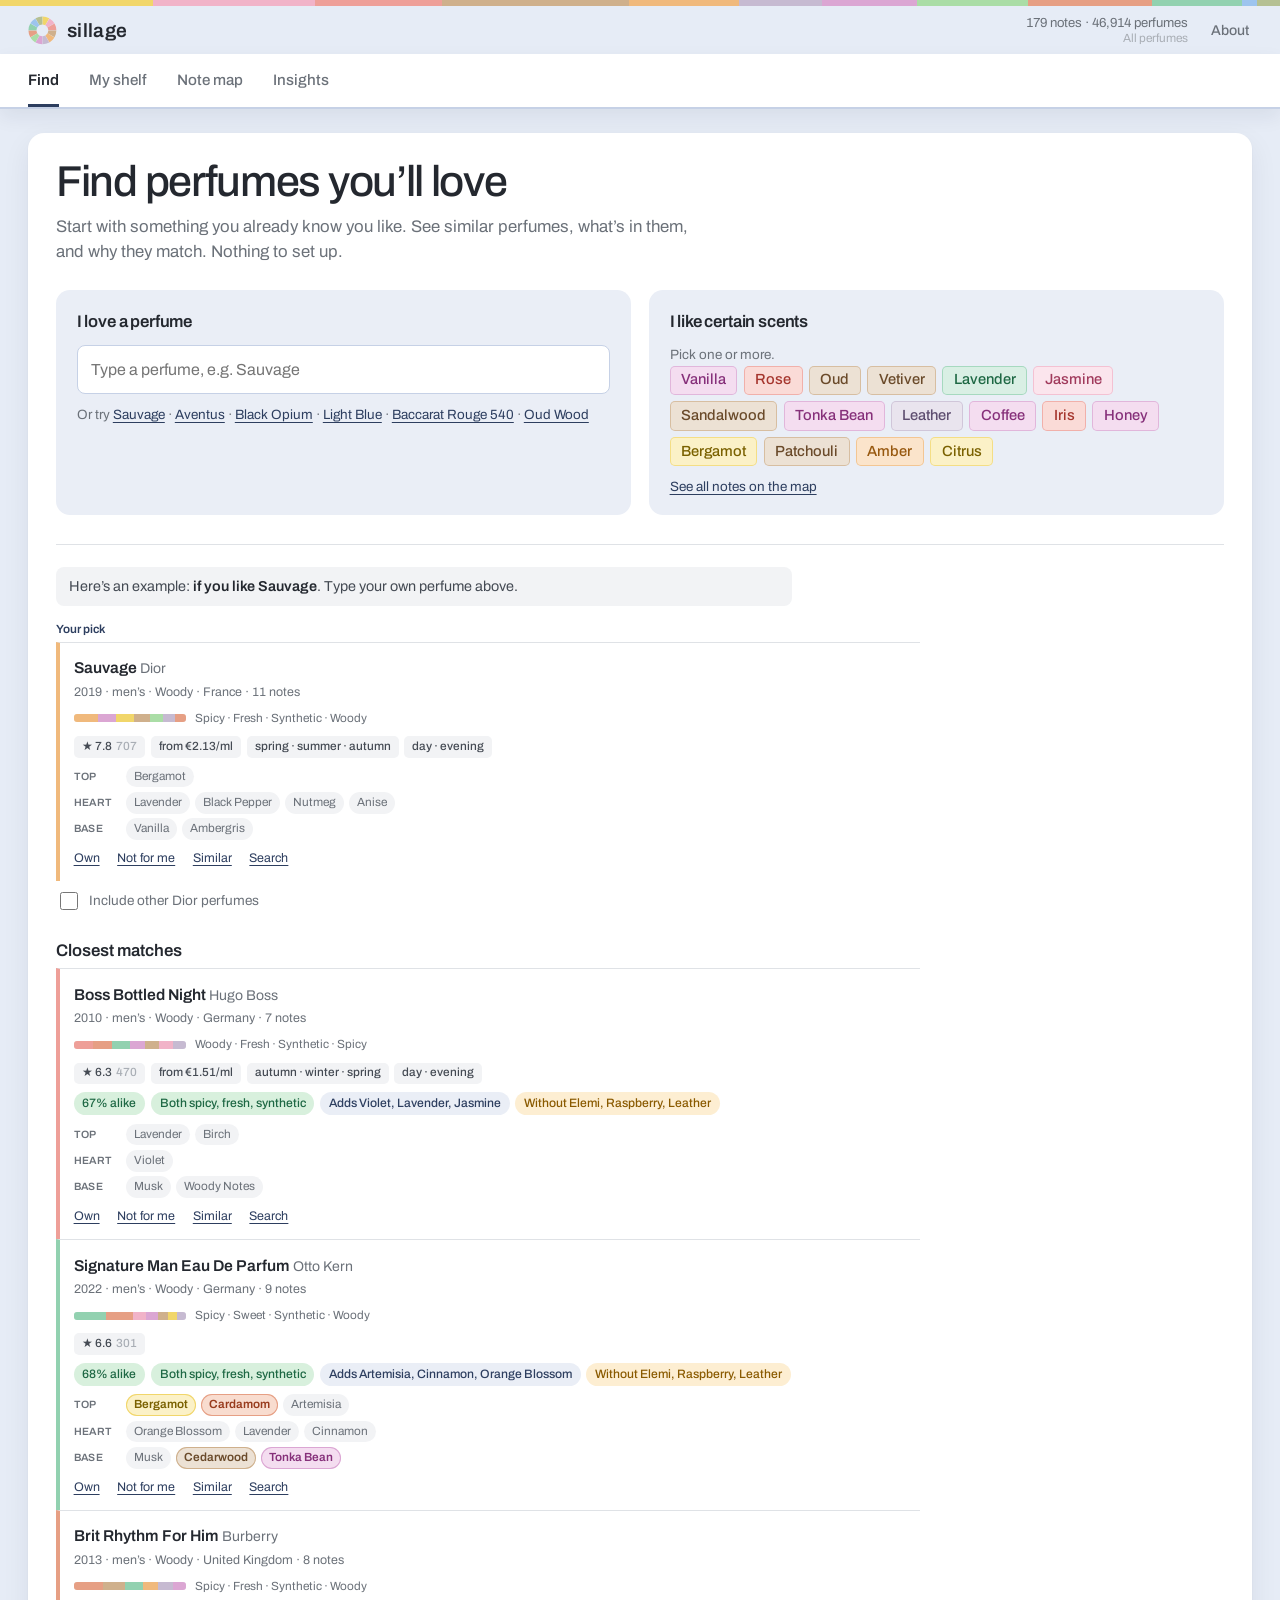
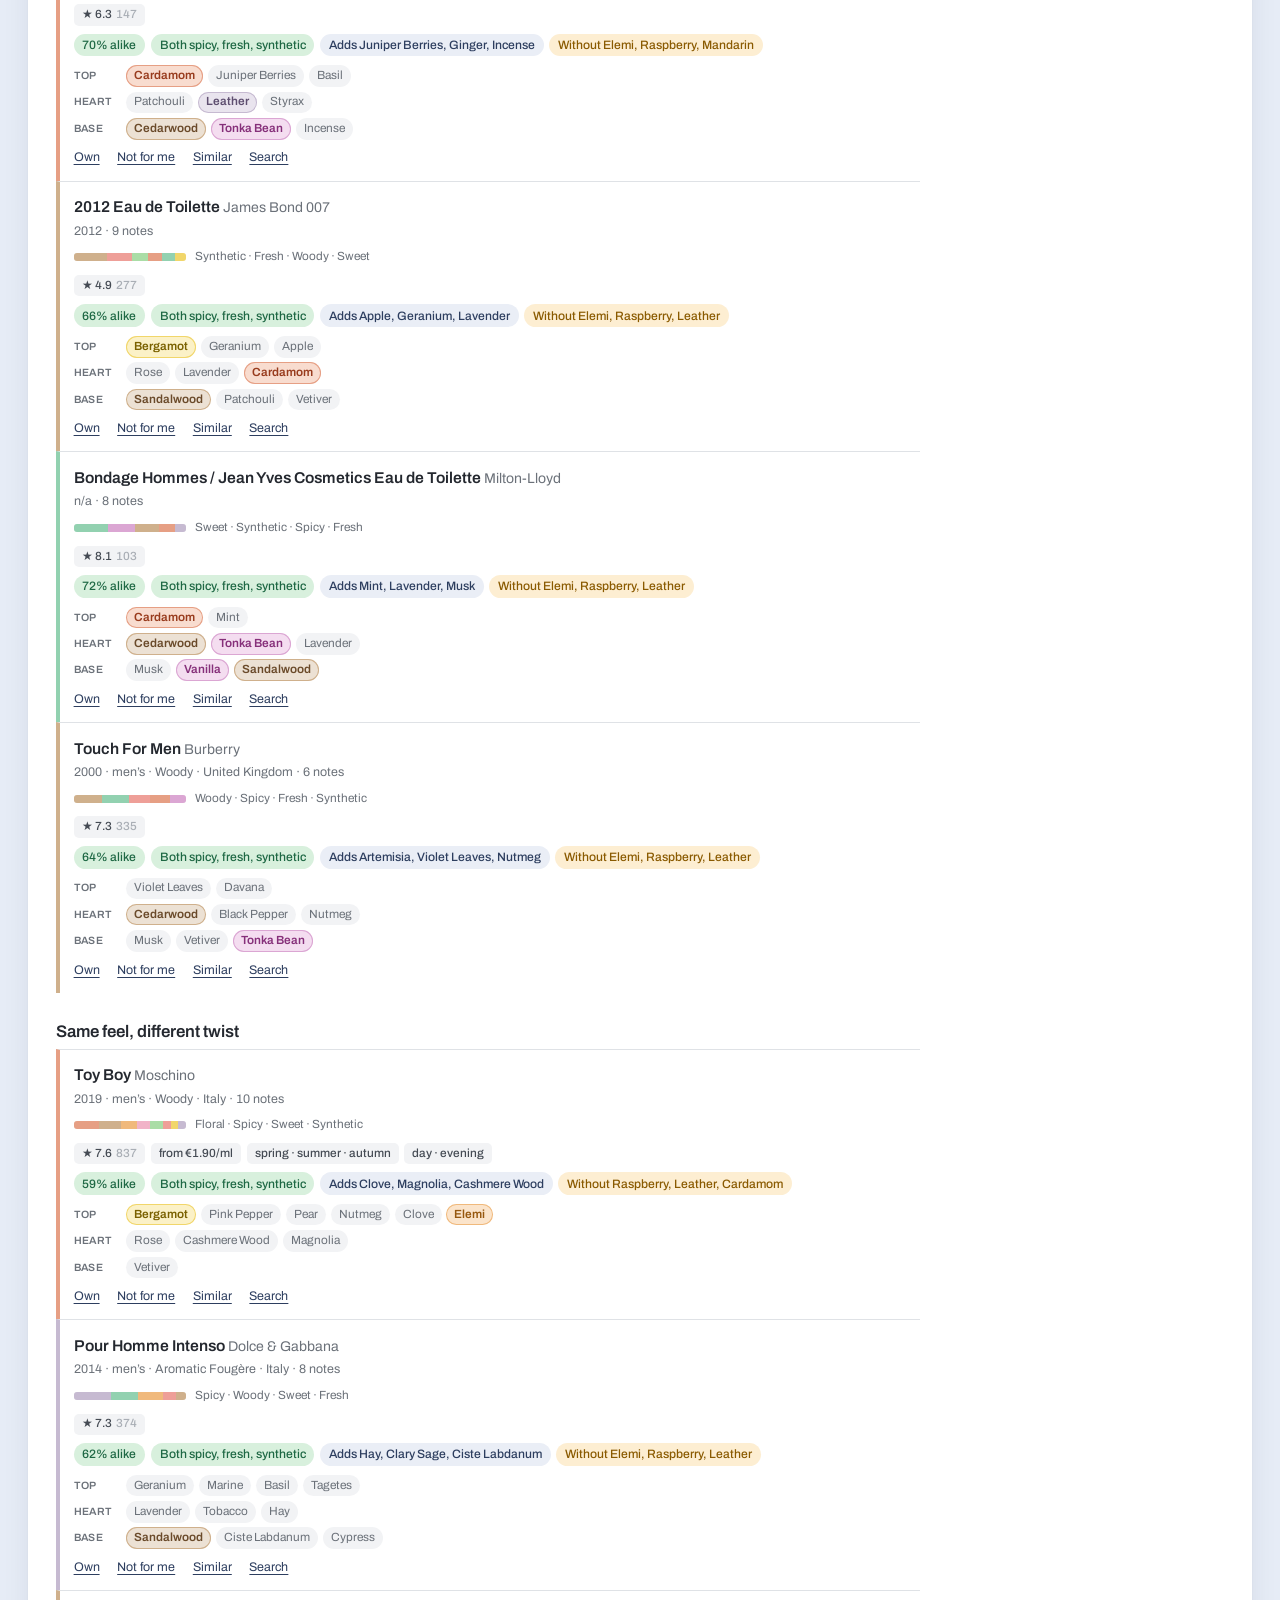
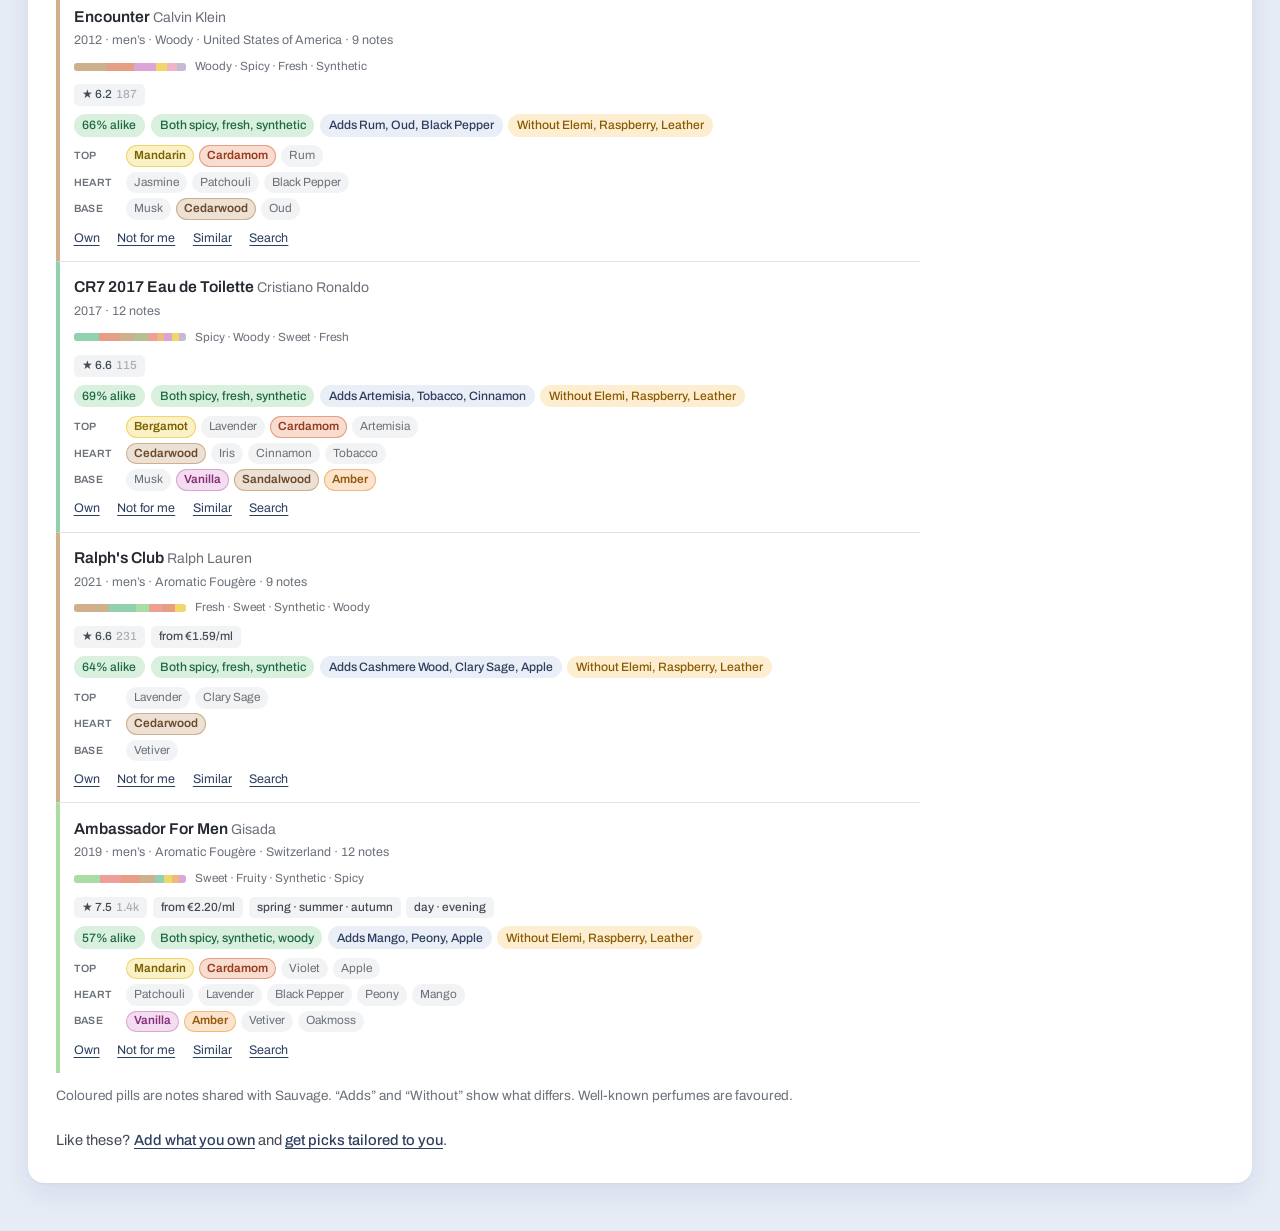
<file: site/index.html>
<!doctype html>
<html lang="en">
<head>
<meta charset="utf-8">
<meta name="viewport" content="width=device-width, initial-scale=1, viewport-fit=cover">
<title>Sillage</title>
<meta name="description" content="Find perfumes you will love. Start from a perfume or a scent you like and see similar perfumes, what is in them, and why they match.">
<link rel="icon" href="data:image/svg+xml,%3Csvg%20xmlns%3D%22http%3A//www.w3.org/2000/svg%22%20viewBox%3D%220%200%2032%2032%22%3E%3Cpath%20d%3D%22M16.12%200.50A15.50%2015.50%200%200%201%2023.64%202.52L19.21%2010.34A6.51%206.51%200%200%200%2016.05%209.49Z%22%20fill%3D%22%23f1d66a%22/%3E%3Cpath%20d%3D%22M23.86%202.64A15.50%2015.50%200%200%201%2029.36%208.14L21.61%2012.70A6.51%206.51%200%200%200%2019.30%2010.39Z%22%20fill%3D%22%23f1b3c8%22/%3E%3Cpath%20d%3D%22M29.48%208.36A15.50%2015.50%200%200%201%2031.50%2015.88L22.51%2015.95A6.51%206.51%200%200%200%2021.66%2012.79Z%22%20fill%3D%22%23ee9f98%22/%3E%3Cpath%20d%3D%22M31.50%2016.12A15.50%2015.50%200%200%201%2029.48%2023.64L21.66%2019.21A6.51%206.51%200%200%200%2022.51%2016.05Z%22%20fill%3D%22%23cfb08c%22/%3E%3Cpath%20d%3D%22M29.36%2023.86A15.50%2015.50%200%200%201%2023.86%2029.36L19.30%2021.61A6.51%206.51%200%200%200%2021.61%2019.30Z%22%20fill%3D%22%23f0b97c%22/%3E%3Cpath%20d%3D%22M23.64%2029.48A15.50%2015.50%200%200%201%2016.12%2031.50L16.05%2022.51A6.51%206.51%200%200%200%2019.21%2021.66Z%22%20fill%3D%22%23c6bad1%22/%3E%3Cpath%20d%3D%22M15.88%2031.50A15.50%2015.50%200%200%201%208.36%2029.48L12.79%2021.66A6.51%206.51%200%200%200%2015.95%2022.51Z%22%20fill%3D%22%23dba6d3%22/%3E%3Cpath%20d%3D%22M8.14%2029.36A15.50%2015.50%200%200%201%202.64%2023.86L10.39%2019.30A6.51%206.51%200%200%200%2012.70%2021.61Z%22%20fill%3D%22%23aadda6%22/%3E%3Cpath%20d%3D%22M2.52%2023.64A15.50%2015.50%200%200%201%200.50%2016.12L9.49%2016.05A6.51%206.51%200%200%200%2010.34%2019.21Z%22%20fill%3D%22%23e69f84%22/%3E%3Cpath%20d%3D%22M0.50%2015.88A15.50%2015.50%200%200%201%202.52%208.36L10.34%2012.79A6.51%206.51%200%200%200%209.49%2015.95Z%22%20fill%3D%22%2392d1b0%22/%3E%3Cpath%20d%3D%22M2.64%208.14A15.50%2015.50%200%200%201%208.14%202.64L12.70%2010.39A6.51%206.51%200%200%200%2010.39%2012.70Z%22%20fill%3D%22%239dc4ee%22/%3E%3Cpath%20d%3D%22M8.36%202.52A15.50%2015.50%200%200%201%2015.88%200.50L15.95%209.49A6.51%206.51%200%200%200%2012.79%2010.34Z%22%20fill%3D%22%23b5c093%22/%3E%3C/svg%3E">
<link rel="stylesheet" href="style.css">
</head>
<body data-view="find">

<div class="chrome" id="chrome">
<div class="ribbon" id="ribbon" aria-hidden="true"></div>
<header class="top">
  <a class="brand" href="./" aria-label="Sillage, home"><svg class="mark" xmlns="http://www.w3.org/2000/svg" viewBox="0 0 32 32"><path d="M16.12 0.50A15.50 15.50 0 0 1 23.64 2.52L19.21 10.34A6.51 6.51 0 0 0 16.05 9.49Z" fill="#f1d66a"/><path d="M23.86 2.64A15.50 15.50 0 0 1 29.36 8.14L21.61 12.70A6.51 6.51 0 0 0 19.30 10.39Z" fill="#f1b3c8"/><path d="M29.48 8.36A15.50 15.50 0 0 1 31.50 15.88L22.51 15.95A6.51 6.51 0 0 0 21.66 12.79Z" fill="#ee9f98"/><path d="M31.50 16.12A15.50 15.50 0 0 1 29.48 23.64L21.66 19.21A6.51 6.51 0 0 0 22.51 16.05Z" fill="#cfb08c"/><path d="M29.36 23.86A15.50 15.50 0 0 1 23.86 29.36L19.30 21.61A6.51 6.51 0 0 0 21.61 19.30Z" fill="#f0b97c"/><path d="M23.64 29.48A15.50 15.50 0 0 1 16.12 31.50L16.05 22.51A6.51 6.51 0 0 0 19.21 21.66Z" fill="#c6bad1"/><path d="M15.88 31.50A15.50 15.50 0 0 1 8.36 29.48L12.79 21.66A6.51 6.51 0 0 0 15.95 22.51Z" fill="#dba6d3"/><path d="M8.14 29.36A15.50 15.50 0 0 1 2.64 23.86L10.39 19.30A6.51 6.51 0 0 0 12.70 21.61Z" fill="#aadda6"/><path d="M2.52 23.64A15.50 15.50 0 0 1 0.50 16.12L9.49 16.05A6.51 6.51 0 0 0 10.34 19.21Z" fill="#e69f84"/><path d="M0.50 15.88A15.50 15.50 0 0 1 2.52 8.36L10.34 12.79A6.51 6.51 0 0 0 9.49 15.95Z" fill="#92d1b0"/><path d="M2.64 8.14A15.50 15.50 0 0 1 8.14 2.64L12.70 10.39A6.51 6.51 0 0 0 10.39 12.70Z" fill="#9dc4ee"/><path d="M8.36 2.52A15.50 15.50 0 0 1 15.88 0.50L15.95 9.49A6.51 6.51 0 0 0 12.79 10.34Z" fill="#b5c093"/></svg><span class="word">sillage</span></a>
  <div class="hright"><p class="stat"><span id="n-notes"></span> notes · <span id="n-perf"></span> perfumes<span id="ribbon-cap" class="cap"></span></p><button class="aboutlink" data-view="about">About</button></div>
</header>

<nav class="tabbar" id="tabbar" aria-label="Sections">
  <div class="tabbar-in" id="vtabs" role="tablist"></div>
</nav>
</div>

<main>

<section class="pane" id="v-find" data-view="find">
  <div class="inner">
    <h1 class="hero-h">Find perfumes you’ll love</h1>
    <p class="hero-p">Start with something you already know you like. See similar perfumes, what’s in them, and why they match. Nothing to set up.</p>
    <div class="starts">
      <div class="start">
        <h2>I love a perfume</h2>
        <input id="fp-q" type="search" placeholder="Type a perfume, e.g. Sauvage" autocomplete="off" spellcheck="false" aria-label="A perfume you love">
        <ul id="fp-sugg" class="sugg"></ul>
        <p class="eg">Or try <span id="fp-eg"></span></p>
      </div>
      <div class="start">
        <h2>I like certain scents</h2>
        <p class="eg">Pick one or more.</p>
        <div id="fn-chips" class="chiprow"></div>
        <p class="eg"><button class="linkish" data-view="explore">See all notes on the map</button></p>
      </div>
    </div>
    <div id="find-out"></div>
  </div>
</section>

<div class="pane" id="v-explore" data-view="explore" hidden>
  <section class="lab" id="table">
    <div class="inner">
      <p class="intro-line">Tap a note you like. The map lights up the notes that usually go with it. Then open <b>Fragrances</b> to see real perfumes that use them.</p>
      <div class="finder">
        <input id="q" type="search" autocomplete="off" spellcheck="false" placeholder="Find a note (press /)" aria-label="Find a note">
        <button id="lookup" class="linkish">Browse perfumes</button>
        <button id="clear" class="linkish" hidden>Clear</button>
        <span class="key"><i class="sw hot"></i>pairs with selection <i class="sw cold"></i>unrelated</span>
      </div>
      <div class="lab-grid">
        <div id="board" class="board"></div>
        <aside id="panel" class="panel" aria-live="polite"></aside>
      </div>
    </div>
  </section>
</div>

<section class="pane" id="v-taste" data-view="taste" hidden>
  <div class="inner">
    <p class="lede">Mark notes you <b>love</b> (+) or want to <b>avoid</b> (−); tap again to clear. <b>Picks</b> uses this to suggest perfumes. Saved only in this browser.</p>
    <p class="tbar"><span id="taste-sum"></span><span><button class="linkish" data-export>Export</button><label class="linkish filelab">Import<input id="import" type="file" accept="application/json" hidden></label><button class="linkish" data-clear-me>Reset</button></span></p>
    <p class="tbar"><span class="save-status"></span><span><button class="linkish" data-backup-link>Copy backup link</button></span></p>
    <div id="taste-board" class="board tboard"></div>
    <h3>Families</h3>
    <div id="taste-fams" class="chiprow"></div>
    <h3>Audience</h3>
    <div id="taste-aud" class="chiprow"></div>
  </div>
</section>

<section class="pane" id="v-collection" data-view="collection" hidden>
  <div class="inner">
    <p class="lede">Add the perfumes you own. <b>Picks</b> then avoids near-copies and favours what fills gaps. You’ll also see which scents you lean on.</p>
    <p class="tbar"><span class="save-status"></span><span><button class="linkish" data-backup-link>Copy backup link</button><button class="linkish" data-export>Download</button><label class="linkish filelab">Import<input id="import2" type="file" accept="application/json" hidden></label></span></p>
    <div id="coll-unres"></div>
    <input id="coll-q" class="tabfilter" type="search" placeholder="Search a perfume to add" autocomplete="off" aria-label="Search a perfume to add">
    <ul id="coll-res" class="flist rl"></ul>
    <div id="coll-an"></div>
    <h3>Your collection <span id="coll-n" class="count-n"></span></h3>
    <ul id="coll-list" class="flist"></ul>
    <h3>Not for me</h3>
    <ul id="coll-dis" class="flist"></ul>
  </div>
</section>

<section class="pane" id="v-shop" data-view="shop" hidden>
  <div class="inner">
    <p class="lede">Perfumes ranked for you, from the notes you love, what you own and what you avoid. Each shows <i>why</i> it was picked.</p>
    <div id="shop-ctl"></div>
    <p id="shop-sum" class="hint"></p>
    <ul id="shop-list" class="flist"></ul>
    <button id="shop-more" class="more" hidden></button>
  </div>
</section>

<section class="pane" id="v-pairs" data-view="pairs" hidden>
  <div class="inner">
    <p class="lede">Notes perfumers pair far more often than chance. Use it to guess what a perfume smells like, or to build a combination. <b>Fragrances</b> shows perfumes that use a pair.</p>
    <input class="tabfilter" data-filter="t-pairs" type="search" placeholder="Filter by note" aria-label="Filter">
    <table class="grid" id="t-pairs"></table>
  </div>
</section>

<section class="pane" id="v-trios" data-view="trios" hidden>
  <div class="inner">
    <p class="lede">Three-note combinations. Sort by lift for tight signatures, by perfumes for what’s common.</p>
    <input class="tabfilter" data-filter="t-trios" type="search" placeholder="Filter by note" aria-label="Filter">
    <table class="grid" id="t-trios"></table>
  </div>
</section>

<section class="pane" id="v-swap" data-view="swap" hidden>
  <div class="inner">
    <p class="lede">Notes that play the same role but are rarely used together, so one can often replace the other.</p>
    <input class="tabfilter" data-filter="t-swap" type="search" placeholder="Filter by note" aria-label="Filter">
    <table class="grid" id="t-swap"></table>
  </div>
</section>

<section class="pane" id="v-avoid" data-view="avoid" hidden>
  <div class="inner">
    <p class="lede">Common notes that almost never appear together. “Closest” shows the nearest perfumes that do exist.</p>
    <input class="tabfilter" data-filter="t-avoid" type="search" placeholder="Filter by note" aria-label="Filter">
    <table class="grid" id="t-avoid"></table>
  </div>
</section>

<section class="pane" id="v-trends" data-view="trends" hidden>
  <div class="inner">
    <p class="lede">Share of perfumes containing each note or pair. About three quarters of the data is from 2015 on.</p>
    <input class="tabfilter" data-filter="t-time,t-ptime" type="search" placeholder="Filter by note" aria-label="Filter">
    <h3>Notes</h3>
    <table class="grid" id="t-time"></table>
    <h3>Pairs</h3>
    <table class="grid" id="t-ptime"></table>
  </div>
</section>

<section class="pane" id="v-families" data-view="families" hidden>
  <div class="inner">
    <p class="lede">The classic fragrance families. Core notes are the most common within a family; signature notes are over-represented compared with all perfumes. Trend bars show each family’s share of releases, before 2005 to 2020 on.</p>
    <p class="legend">Audience <i class="k m"></i>men’s <i class="k w"></i>women’s <i class="k u"></i>unisex</p>
    <input class="tabfilter" data-filter="t-fam,t-sub" type="search" placeholder="Filter by family or note" aria-label="Filter">
    <h3>Families</h3>
    <table class="grid" id="t-fam"></table>
    <h3>Subfamilies</h3>
    <table class="grid" id="t-sub"></table>
  </div>
</section>

<section class="pane" id="v-regions" data-view="regions" hidden>
  <div class="inner">
    <p class="lede">Countries with at least 60 perfumes, by the notes they over-use and how their output is changing. Country is the brand’s, and is unknown for some perfumes.</p>
    <p class="legend">Audience <i class="k m"></i>men’s <i class="k w"></i>women’s <i class="k u"></i>unisex</p>
    <input class="tabfilter" data-filter="t-reg" type="search" placeholder="Filter by country or note" aria-label="Filter">
    <table class="grid" id="t-reg"></table>
  </div>
</section>

<section class="pane" id="v-market" data-view="market" hidden>
  <div class="inner">
    <p class="lede">Releases per year, audience mix and formula size. The latest year is partial, and years before 2000 are too thin to show.</p>
    <p class="legend">Audience <i class="k m"></i>men’s <i class="k w"></i>women’s <i class="k u"></i>unisex</p>
    <table class="grid" id="t-market"></table>
  </div>
</section>

<section class="pane" id="v-houses" data-view="houses" hidden>
  <div class="inner">
    <p class="lede">Notes each house uses far more than the market average (multiple shown), with audience mix and median release year.</p>
    <input class="tabfilter" data-filter="t-houses" type="search" placeholder="Filter by house or note" aria-label="Filter">
    <table class="grid" id="t-houses"></table>
  </div>
</section>

<section class="pane" id="v-formulas" data-view="formulas" hidden>
  <div class="inner">
    <p class="lede">Average number of notes in perfumes containing each note. Overall average: <b id="avg-size"></b>.</p>
    <input class="tabfilter" data-filter="t-size" type="search" placeholder="Filter by note" aria-label="Filter">
    <table class="grid" id="t-size"></table>
  </div>
</section>

<section class="pane" id="v-audience" data-view="audience" hidden>
  <div class="inner">
    <p class="lede">Share of men’s, women’s and unisex perfumes containing each note. These are shelf categories, not facts about noses.</p>
    <input class="tabfilter" data-filter="t-aud" type="search" placeholder="Filter by note" aria-label="Filter">
    <table class="grid" id="t-aud"></table>
  </div>
</section>

<section class="pane" id="v-about" data-view="about" hidden>
  <div class="inner">
    <dl class="about">
      <dt>Lift</dt><dd>How many times more often notes appear together than if each were scattered independently. 1× is chance. With several notes selected, it compares a note’s share among matching perfumes to its share overall.</dd>
      <dt>Table colours</dt><dd>Relative to the other notes for your selection, so busy formulas don’t light everything up. The number on a tile is the raw lift.</dd>
      <dt>Cleaning notes</dt><dd>394 raw labels merged into 153: origins dropped (Jasmine (Egypt) is Jasmine), aroma-chemicals folded into the note they imitate (Galaxolide is Musk), synonyms joined. Notes from the newer sources are matched by head word and plural (Bulgarian rose is Rose); frequent ones the list lacked (honey, basil, cypress…) were added, each placed in the family it co-occurs with, with a few corrected by hand.</dd>
      <dt>De-duplicating perfumes</dt><dd>Names are reduced to their distinguishing words (brand, year and concentration stripped), brand spellings that share many products are unified, and two entries merge when they have the same name in compatible years. Flankers (Intense, Elixir, Cologne) stay separate, and so do same-name perfumes with conflicting years.</dd>
      <dt>Stand-ins</dt><dd>Cosine similarity of notes’ centred lift profiles. Usage-based suggestions, not odour or chemistry. Similar fragrances use note-list overlap (Jaccard).</dd>
      <dt>Data</dt><dd><span id="cat-stats"></span> Notes are mapped onto a fixed list of 153. Fragrance statistics elsewhere (pairs, trios, families, trends) come from the original 26k-perfume sample; Explore, Shop and Collection use the full catalog. Ratings are Parfumo’s. Rankings ignore anything under about 40 perfumes.</dd>
      <dt>Shop</dt><dd>Scores perfumes by loved notes (and notes common in your collection), your preferred families, rating, and how many notes you don’t yet own. It penalises avoided notes, near-copies of what you own, and look-alikes of what you disliked. Fit is relative to your best candidate.</dd>
    </dl>
    <p class="small">Build: <span id="build-stamp"></span></p>
    <h3>Sources</h3>
    <table class="grid" id="t-src"></table>
  </div>
</section>

</main>

<script src="build.js"></script>
<script src="data.js"></script>
<script src="app.js"></script>
<script src="me.js"></script>
<script src="find.js"></script>
</body>
</html>
</file>
<file: site/style.css>
@font-face{
  font-family:"Archivo";
  src:url(fonts/archivo-latin.woff2) format("woff2");
  font-weight:100 900;font-stretch:62% 125%;font-display:swap;
}
:root{
  --surface:#f2f3f5;
  --line:#dfe2e6;
  --ink:#24282f;
  --body:#444a53;
  --mute:#6b7179;
  --faint:#a9aeb5;
  --accent:#2d3e5f;
  --accent-soft:#c6d1e6;
  --accent-wash:#eaeef6;
  --gray:#e9ebee;
  --tabh:6rem;
  --font:"Archivo","Helvetica Neue",Arial,sans-serif;
}
*{box-sizing:border-box}
[hidden]{display:none!important}
html{font-family:var(--font);font-size:16px;line-height:1.5;color:var(--body);background:#fff;-webkit-text-size-adjust:100%}
body{margin:0;font-variant-numeric:tabular-nums}
button{font:inherit;color:inherit;border:0;background:none;padding:0;cursor:pointer}
a{color:var(--accent)}
b{font-weight:600;color:var(--ink)}
.inner{max-width:80rem;margin:0 auto;padding:0 1.75rem}

/* header + tabs */
.top{max-width:80rem;margin:0 auto;padding:1rem 1.75rem .7rem;display:flex;justify-content:space-between;align-items:baseline;gap:1rem}
.top h1{margin:0;font-size:1.15rem;font-weight:500;color:var(--ink);letter-spacing:-.01em}
.stat{margin:0;font-size:.82rem;color:var(--mute)}
.tabbar{position:sticky;top:6px;z-index:25;background:#fff;border-bottom:1px solid var(--line)}
.tabbar-in{position:relative;max-width:80rem;margin:0 auto;padding:0 1.75rem;display:flex;align-items:stretch;gap:1.5rem;overflow-x:auto;overflow-y:hidden;overscroll-behavior:contain;scrollbar-width:none}
.tabbar-in::-webkit-scrollbar{display:none}
.vt{touch-action:manipulation;flex:none;padding:.95rem 0;white-space:nowrap;font-size:.95rem;font-weight:500;color:var(--mute)}
.vt:hover{color:var(--ink)}
.vt.on{color:var(--ink);font-weight:600;box-shadow:inset 0 -3px 0 var(--accent)}
.pane{min-height:60vh}
.pane>.inner{padding-top:1.6rem;padding-bottom:3rem}
.lede{margin:0 0 1rem;max-width:44rem;color:var(--mute)}
.pane h3{margin:2.2rem 0 .3rem;font-size:.95rem;font-weight:600;color:var(--ink)}
.linkish{font-size:.85rem;color:var(--accent);text-decoration:underline;text-underline-offset:3px}
.linkish:hover{color:var(--ink)}

/* explore: finder + board */
.lab{padding:1.4rem 0 3rem}
.finder{display:flex;align-items:center;flex-wrap:wrap;gap:.6rem 1.2rem;margin-bottom:1.3rem}
.finder input{font:inherit;font-size:1rem;color:var(--ink);background:#fff;border:1px solid var(--line);border-radius:6px;padding:.5rem .75rem;width:16rem;max-width:100%;outline:none;-webkit-appearance:none;appearance:none}
.finder input:focus,.fctl input:focus,.tabfilter:focus{border-color:var(--accent);box-shadow:0 0 0 3px var(--accent-wash)}
.key{margin-left:auto;font-size:.8rem;color:var(--mute)}
.sw{display:inline-block;width:.75rem;height:.75rem;border-radius:3px;margin:0 .35rem 0 .8rem;vertical-align:-.05rem}
.sw:first-child{margin-left:0}
.sw.hot{background:#f1b3c8}
.sw.cold{background:var(--gray)}
.lab-grid{display:grid;grid-template-columns:minmax(0,1fr) 25rem;gap:2.5rem;align-items:start}
.board{display:flex;flex-wrap:wrap;gap:1.5rem 2rem;align-content:flex-start}
.fam{flex:1 1 17rem;max-width:34rem}
.fam h4{margin:0 0 .5rem;font-weight:500;font-size:.82rem;border-bottom:1px solid var(--line);padding-bottom:.3rem}
.fam h4 button{color:var(--mute)}
.fam h4 button:hover{color:var(--ink)}
.fam .g{display:flex;flex-wrap:wrap;gap:.3rem}
.tile{display:inline-flex;align-items:baseline;gap:.4rem;padding:.42rem .7rem;border-radius:6px;font-size:.88rem;line-height:1.2;background:var(--p);color:var(--ink);transition:background .2s,color .2s,opacity .2s;-webkit-tap-highlight-color:transparent}
.tile:hover{background:var(--m)}
.tile:focus-visible{outline:2px solid var(--accent);outline-offset:2px}
.tile .lf{font-size:.7rem;font-weight:600;color:var(--d)}
.tile.sel{background:var(--d);color:#fff}
.board.rel .tile{background:color-mix(in srgb,color-mix(in srgb,var(--d) 30%,var(--m)) calc(var(--s,0)*100%),#eceef1);color:color-mix(in srgb,var(--ink) calc(var(--s,0)*100%),#6f7681)}
.board.rel .tile:hover{background:color-mix(in srgb,color-mix(in srgb,var(--d) 30%,var(--m)) calc(var(--s,0)*100% + 14%),#eceef1)}
.board.rel .tile.cold{opacity:.8}
.board.rel .tile.sel{background:var(--d);color:#fff;opacity:1}
.board.rel .tile.sel .lf{display:none}
.board.searching .tile:not(.hit){opacity:.25}
.board.searching .tile.hit{outline:2px solid var(--accent);outline-offset:1px}
.board.solo .fam:not(.on){opacity:.4}

/* panel */
.panel{position:sticky;top:calc(var(--tabh) + 1rem);border:1px solid var(--line);border-radius:10px;max-height:calc(100vh - var(--tabh) - 2rem);overflow:auto;background:#fff}
.phead{padding:1.1rem 1.2rem 0}
.pbody{padding:0 1.2rem 1.3rem}
.empty-t{margin:0 0 .6rem;font-weight:500;color:var(--ink)}
.sels{display:flex;flex-wrap:wrap;gap:.35rem;margin:0 0 .7rem}
.sels .chip{background:var(--d);color:#fff;border-color:var(--d)}
.sels .chip:after{content:" \00d7";opacity:.75}
.count{margin:0;color:var(--mute);font-size:.92rem}
.count b{font-size:1.9rem;font-weight:400;letter-spacing:-.02em;margin-right:.2rem}
.count small{margin-left:.4rem;font-size:.78rem}
.tabs{display:flex;gap:1.5rem;margin:.8rem -1.2rem 0;padding:0 1.2rem;border-bottom:1px solid var(--line)}
.tab{padding:.6rem 0;font-weight:500;font-size:.9rem;color:var(--mute);border-bottom:2px solid transparent;margin-bottom:-1px}
.tab i{font-style:normal;font-weight:400;color:var(--faint);margin-left:.3rem}
.tab:hover{color:var(--ink)}
.tab.on{color:var(--ink);border-bottom-color:var(--accent)}
.cta{display:flex;justify-content:space-between;align-items:center;width:100%;margin:1rem 0 .2rem;padding:.7rem 1rem;background:var(--accent-wash);border:1px solid var(--accent-soft);border-radius:8px;font-weight:500;color:var(--accent);font-size:.92rem}
.cta b{color:var(--accent);font-weight:500}
.cta:hover{background:var(--accent-soft);color:var(--ink)}
.panel h5{margin:1.2rem 0 .35rem;font-weight:600;font-size:.82rem;color:var(--ink);padding-bottom:.3rem;border-bottom:1px solid var(--line)}
.panel h5 span{font-weight:400;color:var(--faint);margin-left:.3rem}
.hint{font-size:.85rem;color:var(--mute);margin:.8rem 0 0}
.plist{list-style:none;margin:0;padding:0}
.plist li{display:flex;align-items:center;gap:.55rem;padding:.2rem 0;font-size:.9rem}
.plist .bar{flex:1;height:.4rem;background:var(--surface);border-radius:3px;min-width:1rem;overflow:hidden}
.plist .bar i{display:block;height:100%;background:var(--m)}
.plist .v{font-weight:500;color:var(--ink);width:3.4rem;text-align:right;flex:none}

/* fragrance finder */
.fctl{display:flex;flex-direction:column;gap:.7rem;padding-top:1rem}
.fctl input[type=search],.tabfilter{font:inherit;font-size:.95rem;color:var(--ink);background:#fff;border:1px solid var(--line);border-radius:6px;padding:.5rem .75rem;width:100%;outline:none;-webkit-appearance:none;appearance:none}
.tabfilter{width:18rem;max-width:100%;margin:0 0 .6rem}
.seg{display:flex;border:1px solid var(--line);border-radius:6px;overflow:hidden}
.seg button{flex:1;padding:.45rem .2rem;border-left:1px solid var(--line);font-size:.83rem;color:var(--mute)}
.seg button:first-child{border-left:0}
.seg button:hover{background:var(--surface)}
.seg button.on{background:var(--accent-wash);color:var(--accent);font-weight:600}
.sort,.chk{font-size:.85rem;color:var(--mute);display:flex;align-items:center;gap:.5rem}
.sort select{font:inherit;color:var(--ink);border:1px solid var(--line);background:#fff;border-radius:6px;padding:.4rem .5rem;flex:1}
.chk input{width:1.1rem;height:1.1rem;accent-color:var(--accent)}
.fline{display:flex;justify-content:space-between;align-items:baseline;gap:1rem;margin:.8rem 0 .2rem;font-size:.82rem;color:var(--mute)}
.fline .linkish{font-size:.8rem;margin-left:.9rem}
.flist{list-style:none;margin:0;padding:0}
.frag{padding:.85rem 0;border-top:1px solid var(--line)}
.frag .ft b{font-weight:600;font-size:.98rem;line-height:1.2}
.frag .ft span{color:var(--mute);font-size:.88rem}
.frag .fm{font-size:.78rem;color:var(--mute);margin:.15rem 0 .5rem}
.frag .fm u{text-decoration:none;color:var(--ink);font-weight:500}
.fn{display:flex;flex-wrap:wrap;gap:.3rem}
.fn .n{font-size:.74rem;padding:.12rem .5rem;border-radius:999px;background:var(--surface);color:var(--mute)}
.fn .n.hit{background:var(--p);color:var(--d);box-shadow:inset 0 0 0 1px var(--m);font-weight:600}
.fn .n.more{background:none;color:var(--faint);padding-left:.2rem}
.facts{display:flex;gap:1.1rem;margin-top:.55rem}
.facts .linkish{font-size:.78rem}
.sim{margin-top:.7rem;padding:.7rem .9rem;background:#f8f9fa;border:1px solid var(--line);border-radius:8px}
.simlist{list-style:none;margin:0;padding:0}
.simlist li{padding:.55rem 0;border-top:1px solid var(--line)}
.simlist li:first-child{border-top:0;padding-top:.1rem}
.simlist b{font-weight:600;font-size:.9rem}
.simlist span{color:var(--mute);font-size:.84rem}
.simlist em{font-style:normal;font-size:.75rem;color:var(--accent);margin-left:.3rem;font-weight:500}
.simlist .fn{margin-top:.3rem}
.more{display:block;width:100%;margin-top:.7rem;padding:.65rem;border:1px solid var(--line);border-radius:6px;font-weight:500;font-size:.85rem;color:var(--ink)}
.more:hover{background:var(--surface)}

/* chips + actions */
.chip{display:inline-block;background:var(--p,#fff);color:var(--d,var(--ink));border:1px solid color-mix(in srgb,var(--m,var(--line)) 70%,transparent);border-radius:5px;font-weight:500;font-size:.88rem;line-height:1.2;padding:.2rem .5rem;white-space:nowrap}
button.chip:hover{background:var(--m,var(--accent-wash))}
.chip i{font-style:normal;font-weight:400;opacity:.7;font-size:.82em;margin-left:.2rem}
.act{font-size:.8rem;font-weight:500;color:var(--accent);text-decoration:underline;text-underline-offset:3px;white-space:nowrap}
.act:hover{color:var(--ink)}

/* tables */
.grid{width:100%;border-collapse:collapse;font-size:.92rem}
.grid th{position:sticky;top:var(--tabh);z-index:2;background:#fff;text-align:left;font-weight:500;font-size:.78rem;color:var(--mute);padding:.55rem 1rem .55rem 0;border-bottom:1px solid var(--ink)}
.grid th button{color:inherit}
.grid th button:hover,.grid th button.on{color:var(--ink)}
.grid th button.on{font-weight:600}
.grid td{padding:.5rem 1rem .5rem 0;border-bottom:1px solid var(--line);vertical-align:middle}
.grid th:last-child,.grid td:last-child{padding-right:0}
.grid .num{text-align:right;white-space:nowrap}
.grid td .chip{margin:.1rem .3rem .1rem 0}
.grid td:last-child .act{float:right}
.bars{display:inline-flex;align-items:flex-end;gap:2px;height:1.5rem;vertical-align:middle}
.bars i{display:block;width:.5rem;background:var(--m,#aab7d4);opacity:.6;border-radius:2px}
.bars i:last-child{background:var(--d,var(--accent));opacity:1}
.sp{display:grid;grid-template-columns:1fr 1fr;gap:2px;min-width:9rem;align-items:center}
.sp .l{display:flex;justify-content:flex-end}.sp .r{display:flex}
.sp i{display:block;height:.8rem;border-radius:2px}
.sp .l i{background:#8fb3e0}
.sp .r i{background:#eda5bf}
.stk{display:flex;width:6.5rem;height:.7rem;border-radius:3px;overflow:hidden;background:var(--surface)}
.stk i{display:block;height:100%}
.stk .m,.legend .m{background:#8fb3e0}.stk .w,.legend .w{background:#eda5bf}.stk .u,.legend .u{background:#cfd2d7}
.legend{margin:0 0 .9rem;font-size:.8rem;color:var(--mute)}
.legend .k{display:inline-block;width:.75rem;height:.75rem;border-radius:3px;margin:0 .3rem 0 .7rem;vertical-align:-.05rem}
.hb{display:inline-block;width:7rem;height:.6rem;background:var(--surface);border-radius:3px;overflow:hidden;vertical-align:middle;margin-right:.4rem}
.hb i{display:block;height:100%;background:var(--accent-soft)}
.fsel{display:grid;grid-template-columns:1fr 1fr;gap:.6rem}
.fsel label{display:flex;flex-direction:column;gap:.2rem;font-size:.78rem;color:var(--mute)}
.fsel select{font:inherit;font-size:.88rem;color:var(--ink);border:1px solid var(--line);background:#fff;border-radius:6px;padding:.4rem .4rem;width:100%}
.about{max-width:42rem;margin:0}
.about dt{font-weight:600;color:var(--ink);margin-top:1.2rem}
.about dt:first-child{margin-top:0}
.about dd{margin:.15rem 0 0}

/* ---------- taste, shop, cards ---------- */
.ttile{display:inline-flex;align-items:baseline;gap:.4rem;padding:.42rem .7rem;border-radius:6px;font-size:.88rem;line-height:1.2;background:var(--p,var(--surface));color:var(--ink);transition:background .15s}
.ttile:hover{background:var(--m,var(--accent-wash))}
.ttile.love{background:#d8f0dd;color:#1e6844;box-shadow:inset 0 0 0 2px #2e7733;font-weight:600}
.ttile.love:before{content:"+";font-weight:700}
.ttile.avoid{background:#fde7e5;color:#a5352d;box-shadow:inset 0 0 0 2px #d9534f;text-decoration:line-through}
.ttile.avoid:before{content:"\2212";display:inline-block;text-decoration:none}
.chiprow{display:flex;flex-wrap:wrap;gap:.4rem;align-items:center}
.chiprow .hint{margin:0 0 0 .4rem}
.tbar{display:flex;justify-content:space-between;gap:1rem;margin:0 0 1.2rem;font-size:.9rem;color:var(--mute)}
.tbar .linkish{margin-left:1rem}
.filelab{cursor:pointer}
.tboard{margin-bottom:1rem}
.pane .flist{max-width:54rem}
.facts2{display:flex;flex-wrap:wrap;gap:.35rem;margin:0 0 .5rem}
.fact{font-size:.74rem;font-weight:500;color:var(--body);background:var(--surface);padding:.12rem .5rem;border-radius:5px}
.fact i{font-style:normal;color:var(--faint);margin-left:.3rem}
.fact.hot{background:#fdeed2;color:#8a5a00}
.pyr{display:flex;gap:.6rem;align-items:baseline;margin-top:.3rem}
.pyr b{flex:none;width:2.7rem;font-size:.66rem;font-weight:600;color:var(--mute);text-transform:uppercase;letter-spacing:.03em}
.why-row{display:flex;flex-wrap:wrap;gap:.35rem;margin:0 0 .55rem}
.why{font-size:.76rem;font-weight:500;padding:.14rem .55rem;border-radius:999px}
.why.love{background:#d8f0dd;color:#1e6844}
.why.gap{background:var(--accent-wash);color:var(--accent)}
.why.warn{background:#fdeed2;color:#8a5a00}
.why.bad{background:#fde7e5;color:#a5352d}
.frag .ft .fit{color:#fff}
.fit{display:inline-grid;place-items:center;min-width:2rem;height:1.5rem;border-radius:999px;background:var(--accent);color:#fff;font-size:.75rem;font-weight:600;margin-right:.5rem;vertical-align:.1rem}
.facts .linkish.on{color:var(--ink);font-weight:600;text-decoration-thickness:2px}
.empty-li{list-style:none;color:var(--mute);padding:.8rem 0;font-size:.9rem}
.res{list-style:none;display:flex;justify-content:space-between;gap:1rem;align-items:center;padding:.5rem 0;border-bottom:1px solid var(--line)}
.res i{font-style:normal;color:var(--mute)}
.rl{margin-bottom:1rem}
.an-grid{display:grid;grid-template-columns:1fr 1fr;gap:2.5rem;margin:1rem 0}
.fbar{display:grid;grid-template-columns:9rem 1fr 3rem;align-items:center;gap:.6rem;font-size:.85rem;margin:.25rem 0}
.fbar i{display:block;height:.55rem;background:var(--accent-soft);border-radius:3px;min-width:2px}
.fbar b{font-weight:500;text-align:right}
.fbar.zero{color:var(--faint)}
.ovl{font-size:.88rem;margin:.3rem 0}
.ovl i{font-style:normal;color:var(--mute);margin-left:.3rem}
.sgrid{display:grid;grid-template-columns:repeat(4,1fr);gap:.7rem;margin-bottom:.8rem;max-width:54rem}
.sgrid label,.schk label{font-size:.78rem;color:var(--mute);display:flex;flex-direction:column;gap:.2rem}
.sgrid select{font:inherit;font-size:.9rem;color:var(--ink);border:1px solid var(--line);background:#fff;border-radius:6px;padding:.45rem .4rem;width:100%}
.schk{display:flex;flex-wrap:wrap;gap:.4rem 1.4rem;margin-bottom:.4rem}
.schk label{flex-direction:row;align-items:center;gap:.45rem;font-size:.85rem}
.schk input{accent-color:var(--accent);width:1.05rem;height:1.05rem}
.sub{color:var(--mute);font-size:.82rem;margin-left:.2rem}
.save-status.bad{color:#a5352d;font-weight:500}
.unres{margin:0 0 .4rem;font-size:.88rem;color:var(--body)}
.unres-row{display:flex;justify-content:space-between;gap:1rem;padding:.35rem 0;border-bottom:1px solid var(--line);font-size:.88rem}
.unres-row i{font-style:normal;color:var(--mute)}
#coll-unres{margin-bottom:1rem;max-width:54rem}
.count-n{font-weight:400;color:var(--mute)}

/* ---------- colour: per-section themes ---------- */
body[data-group="me"]{--accent:#1e6844;--accent-soft:#a9d9bf;--accent-wash:#e3f4ea}
body[data-group="styles"]{--accent:#86307a;--accent-soft:#dba6d3;--accent-wash:#f7e8f4}
body[data-group="about"]{--accent:#4b5563;--accent-soft:#cbd0d6;--accent-wash:#eef0f2}
.tabbar{border-bottom:2px solid var(--accent-soft)}
.pane>.inner>.lede{background:var(--accent-wash);border-left:4px solid var(--accent);padding:.8rem 1rem;border-radius:0 8px 8px 0;max-width:46rem;color:var(--body)}
.pane h3{color:var(--accent)}
.grid th{border-bottom:2px solid var(--accent)}
.grid th button.on{color:var(--accent)}
.grid tbody tr:hover td{background:var(--accent-wash)}
.sub{color:var(--mute)}

/* ---------- colour: perfume profiles ---------- */
.frag{border-left:4px solid var(--m,transparent);padding-left:.85rem}
.mixrow{display:flex;align-items:center;gap:.6rem;margin:0 0 .55rem}
.mix{display:flex;flex:none;width:7rem;height:.5rem;border-radius:3px;overflow:hidden;background:var(--surface)}
.mix i{display:block;height:100%}
.mix.big{width:100%;height:.9rem;border-radius:4px}
.mixlab{font-size:.74rem;color:var(--mute)}
.mix2{display:flex;flex-direction:column;gap:.3rem}
.mix2 .mix{width:5rem}
.palette{margin:.4rem 0 1.4rem;max-width:54rem}
.palette h3{margin-top:0}
.pal-key{display:flex;flex-wrap:wrap;gap:.3rem 1.1rem;margin-top:.5rem;font-size:.8rem;color:var(--mute)}
.pal-key i{display:inline-block;width:.7rem;height:.7rem;border-radius:2px;margin-right:.35rem;vertical-align:-.05rem}

/* ---------- brand: wheel mark + live palette ribbon ---------- */
.ribbon{display:flex;height:6px;background:var(--surface)}
.ribbon i{display:block;flex:0 1 0;min-width:0;transition:flex-grow .8s cubic-bezier(.3,.7,.2,1)}
.top{align-items:center;padding:.9rem 1.75rem .8rem}
.brand{display:flex;align-items:center;gap:.65rem;text-decoration:none;color:var(--ink)}
.mark{width:2.1rem;height:2.1rem;flex:none;animation:turn 1.5s cubic-bezier(.2,.7,.2,1) both;transition:transform .6s cubic-bezier(.3,.7,.2,1)}
.brand:hover .mark{transform:rotate(60deg)}
.word{font-size:1.3rem;font-weight:600;letter-spacing:.015em;line-height:1}
.stat{text-align:right;line-height:1.3}
.cap{display:block;font-size:.74rem;color:var(--faint)}
@keyframes turn{from{transform:rotate(-150deg) scale(.6);opacity:0}to{transform:none;opacity:1}}
@media (prefers-reduced-motion:reduce){.mark{animation:none}.ribbon i{transition:none}}

/* ---------- depth: tinted canvas, white cards ---------- */
:root{--canvas:#e6ecf6}
body[data-group="me"]{--canvas:#e0efe6}
body[data-group="styles"]{--canvas:#f1dded}
body[data-group="about"]{--canvas:#e7e9ec}
body{background:var(--canvas);transition:background .5s}
html{background:var(--canvas)}
html,body{overscroll-behavior-y:none}
.tabbar{background:#fff;box-shadow:0 8px 20px rgba(20,30,50,.07)}
.pane>.inner{background:#fff;border-radius:16px;box-shadow:0 1px 2px rgba(20,30,50,.05),0 10px 28px rgba(20,30,50,.07);margin:1.5rem auto 3rem;padding:1.6rem 1.75rem 2rem;width:calc(100% - 3.5rem);max-width:80rem}
.lab{padding:1.4rem 0 3rem}
.board{background:#fff;border-radius:16px;box-shadow:0 1px 2px rgba(20,30,50,.05),0 10px 28px rgba(20,30,50,.07);padding:1.4rem 1.5rem}
.panel{box-shadow:0 1px 2px rgba(20,30,50,.05),0 10px 28px rgba(20,30,50,.07);border-color:transparent}
.finder .key,.finder .linkish{color:var(--accent)}
.finder .key{color:var(--body)}
.tboard{padding:1.2rem 1.3rem}
.lab>.inner{padding:0;width:calc(100% - 3.5rem);max-width:80rem}

/* ---------- sticky chrome, grouped tabs ---------- */
.chrome{position:sticky;top:0;z-index:30}
.hright{display:flex;align-items:center;gap:1.2rem}
.aboutlink{font-size:.88rem;font-weight:500;color:var(--mute);padding:.3rem .2rem}
.aboutlink:hover,.aboutlink.on{color:var(--ink)}
.aboutlink.on{font-weight:600;text-decoration:underline;text-decoration-thickness:2px;text-underline-offset:5px;text-decoration-color:var(--accent)}
.chrome .top{background:var(--canvas);transition:background .5s;padding:.5rem 1.75rem .45rem}
.chrome .mark{width:1.8rem;height:1.8rem}
.chrome .word{font-size:1.2rem}
.tabbar-in{gap:1.9rem}
#table,.lab{scroll-margin-top:calc(var(--tabh) + .6rem)}
.vseg{display:flex;flex-wrap:wrap;gap:.4rem;margin:0 0 1.3rem}
.vs{padding:.45rem 1rem;border-radius:999px;font-size:.9rem;font-weight:500;color:var(--body);background:var(--surface);transition:background .15s,color .15s}
.vs:hover{background:var(--accent-wash);color:var(--accent)}
.vs.on{background:var(--accent);color:#fff;font-weight:600}
body[data-group="combos"]{--accent:#235a98;--accent-soft:#a9c8ee;--accent-wash:#e6f0fb;--canvas:#dfe9f7}
body[data-group="notes"]{--accent:#0f6b73;--accent-soft:#a8d8dc;--accent-wash:#e1f3f4;--canvas:#dbeeee}

/* ---------- find: the front door ---------- */
.hero-h{margin:0 0 .5rem;font-size:clamp(1.7rem,4.6vw,2.7rem);font-weight:500;letter-spacing:-.03em;line-height:1.1;color:var(--ink)}
.hero-p{margin:0 0 1.6rem;max-width:40rem;color:var(--mute);font-size:1.05rem}
.starts{display:grid;grid-template-columns:1fr 1fr;gap:1.1rem}
.start{background:var(--accent-wash);border-radius:14px;padding:1.2rem 1.3rem 1.1rem}
.start h2{margin:0 0 .7rem;font-size:1.05rem;font-weight:600;color:var(--ink);letter-spacing:-.01em}
.start input{font:inherit;font-size:1rem;color:var(--ink);background:#fff;border:1px solid var(--accent-soft);border-radius:8px;padding:.7rem .85rem;width:100%;outline:none;-webkit-appearance:none;appearance:none}
.start input:focus{border-color:var(--accent);box-shadow:0 0 0 3px var(--accent-soft)}
.eg{margin:.7rem 0 0;font-size:.84rem;color:var(--mute)}
.eg .linkish{font-size:.84rem}
.sugg{list-style:none;margin:.4rem 0 0;padding:0}
.sugg button{display:flex;align-items:baseline;gap:.5rem;width:100%;text-align:left;padding:.55rem .6rem;border-radius:8px;font-size:.92rem}
.sugg button:hover{background:#fff}
.sugg span{color:var(--mute);font-size:.82rem}
.sugg i{font-style:normal;margin-left:auto;font-size:.78rem;color:var(--mute)}
.chip.qn{cursor:pointer;font-size:.92rem;padding:.3rem .65rem}
.chip.qn.on{background:var(--d);color:#fff;border-color:var(--d)}
#find-out{margin-top:1.8rem;border-top:1px solid var(--line);padding-top:1.4rem;scroll-margin-top:calc(var(--tabh) + .6rem)}
.pane h3.res-h{margin:1.6rem 0 .3rem;font-size:1.05rem;color:var(--ink)}
.res-h b{font-weight:600}
.res-h .cnt{font-weight:400;color:var(--mute);margin-left:.4rem;font-size:.9rem}
.eg-cap{margin:0 0 .9rem;padding:.55rem .8rem;background:var(--surface);border-radius:8px;font-size:.9rem;color:var(--body);max-width:46rem}
.tag{font-size:.74rem;font-weight:600;color:var(--accent);margin:0 0 .2rem}
.pickcard{margin-bottom:.4rem}
.chk.house{margin:.5rem 0 0}
.next{margin:1.4rem 0 0;font-size:.92rem;color:var(--body)}
.next .act{font-size:.92rem}
.intro-line{margin:0 0 1rem;max-width:44rem;color:var(--body)}
.vnav{margin:0 0 1.3rem}
.vrow{display:flex;align-items:center;gap:.7rem;flex-wrap:wrap;margin-bottom:.55rem}
.vrow .vseg{margin:0}
.vlabel{flex:none;width:7.2rem;font-size:.78rem;font-weight:600;color:var(--mute)}

/* ---------- tablet / phone ---------- */
@media (max-width:980px){
  .inner,.top{padding-left:1.1rem;padding-right:1.1rem}
  .tabbar-in{padding:0 .9rem;gap:1.05rem}
  .tabbar-in.scrolls{-webkit-mask-image:linear-gradient(to right,#000 calc(100% - 2rem),transparent);mask-image:linear-gradient(to right,#000 calc(100% - 2rem),transparent)}
  .vt{font-size:.92rem;padding:.8rem 0}
  .chrome .top{padding:.4rem 1.1rem .35rem}
  .vseg{gap:.35rem}
  .vlabel{width:100%}
  .starts{grid-template-columns:1fr}
  .vs{padding:.5rem .85rem;font-size:.88rem}
  .pane>.inner{padding:1.1rem .95rem 1.6rem;margin:.8rem auto 2rem;width:calc(100% - 1.2rem);border-radius:14px}
  .board{padding:1rem .95rem;border-radius:14px}
  .lab>.inner{width:calc(100% - 1.2rem)}
  .lab{padding-top:1rem}
  .lab-grid{grid-template-columns:1fr}
  .finder input{flex:1 1 100%;width:100%}
  .key{margin-left:0;flex-basis:100%}
  .tile{padding:.55rem .8rem;font-size:.92rem}
  .tabfilter{width:100%}

  /* bottom sheet: collapsed shows selection + tabs; tap to open */
  body.has-sel[data-view="explore"]{padding-bottom:7.2rem}
  body:not([data-view="explore"]) .panel{display:none!important}
  .panel{display:none;position:fixed;left:0;right:0;bottom:0;top:auto;z-index:30;border:0;border-top:1px solid var(--line);border-radius:16px 16px 0 0;max-height:6.9rem;overflow:hidden;transition:max-height .28s ease;box-shadow:0 -10px 30px rgba(20,24,31,.12);padding-bottom:env(safe-area-inset-bottom)}
  body.has-sel .panel{display:block}
  .panel.open{max-height:82vh;max-height:82dvh;overflow:auto}
  .phead{position:sticky;top:0;background:#fff;padding:.5rem 1.1rem 0;z-index:2;cursor:pointer}
  .phead:before{content:"";display:block;width:2.4rem;height:4px;background:var(--line);border-radius:3px;margin:0 auto .6rem}
  .sels{margin:0;flex-wrap:nowrap;overflow-x:auto;overflow-y:hidden;scrollbar-width:none}
  .sels::-webkit-scrollbar{display:none}
  .sels .chip{flex:none}
  .count{display:none}
  .tabs{margin:.3rem -1.1rem 0;padding:0 1.1rem}
  .tab{flex:1}
  .pbody{padding:0 1.1rem 2.5rem}
  .empty-t{margin:0 0 .4rem}
}
@media (max-width:440px){
}
@media (max-width:380px){
}
@media (max-width:700px){
  .an-grid{grid-template-columns:1fr;gap:1rem}
  .sgrid{grid-template-columns:1fr 1fr}
  .fbar{grid-template-columns:7rem 1fr 2.5rem}
  .grid .hide-m{display:none}
  .grid{font-size:.86rem}
  .grid td,.grid th{padding-right:.5rem}
  .grid td .chip{font-size:.8rem;padding:.15rem .4rem}
  .hb{width:3rem}
  .sp{min-width:4.5rem}
  .stk{width:4.5rem}
  .stat{display:none}
  .top{padding:.8rem 1.1rem .7rem}
}
</file>
